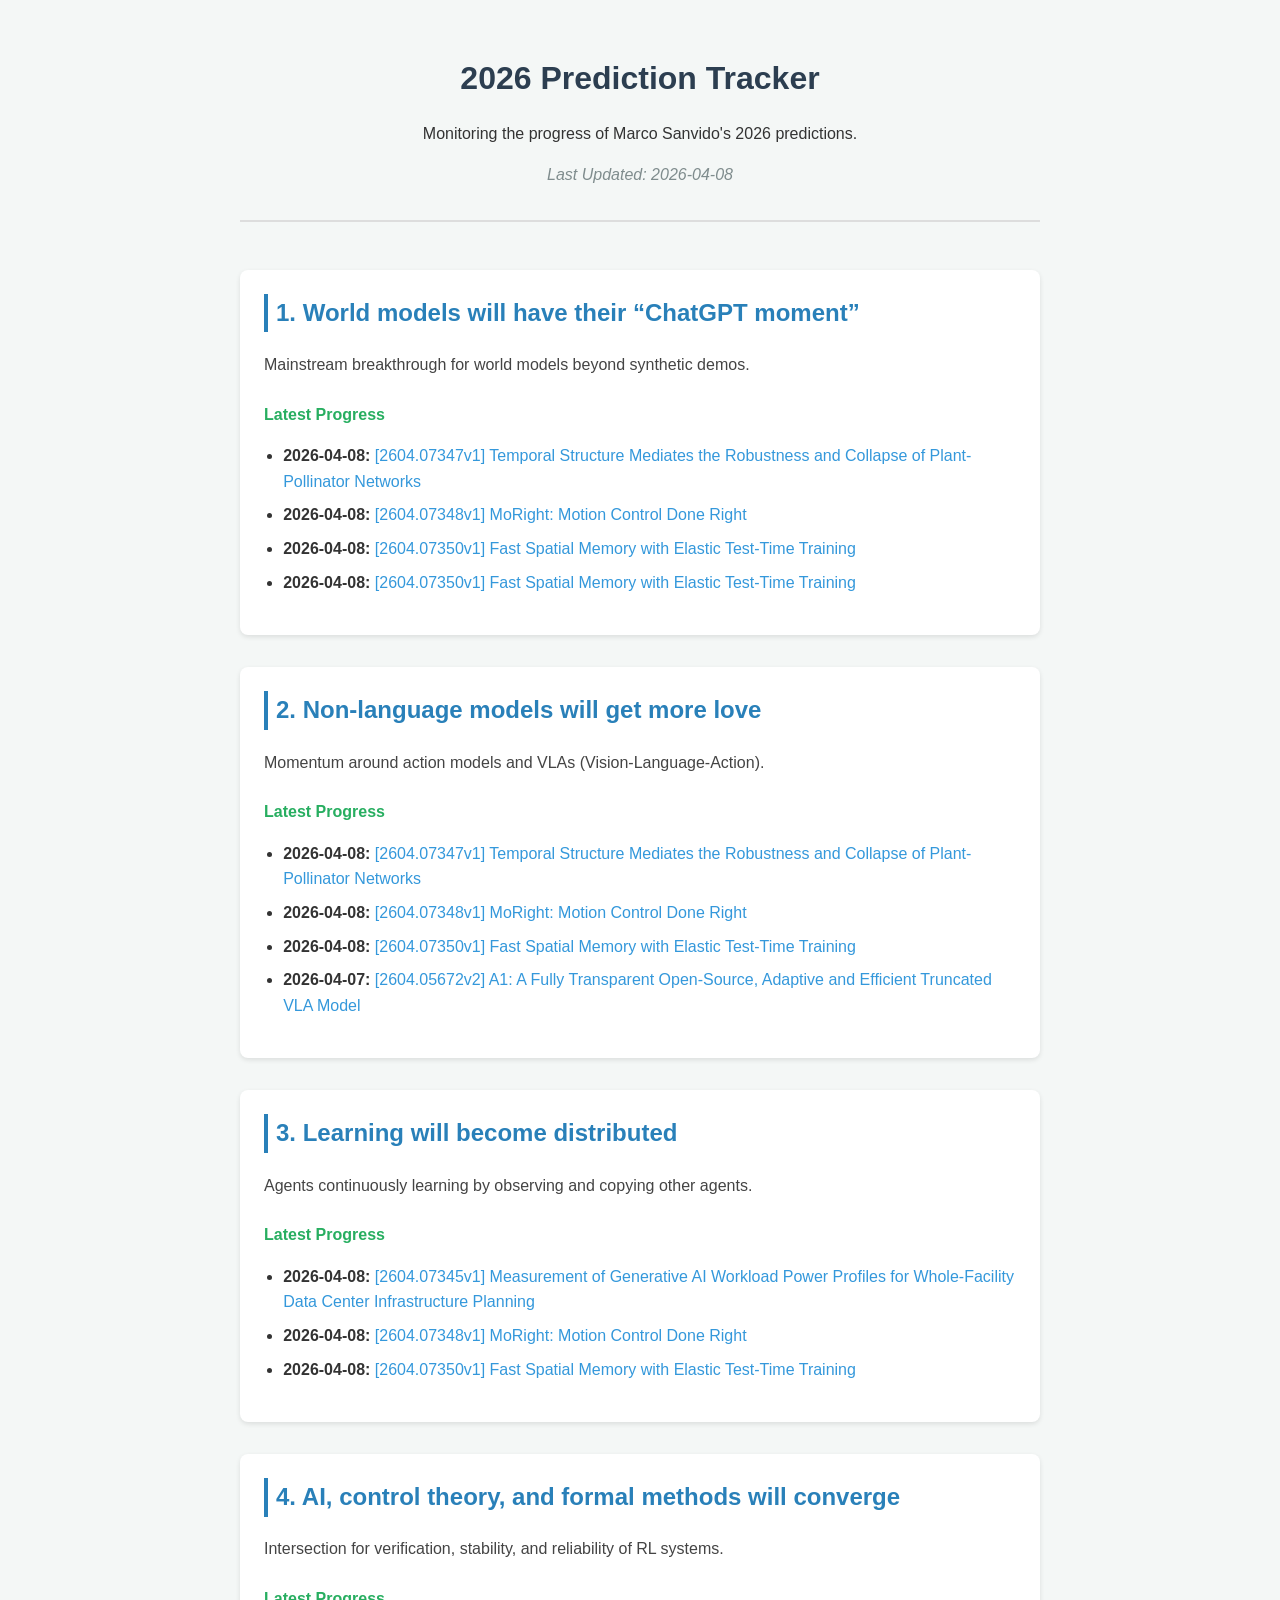
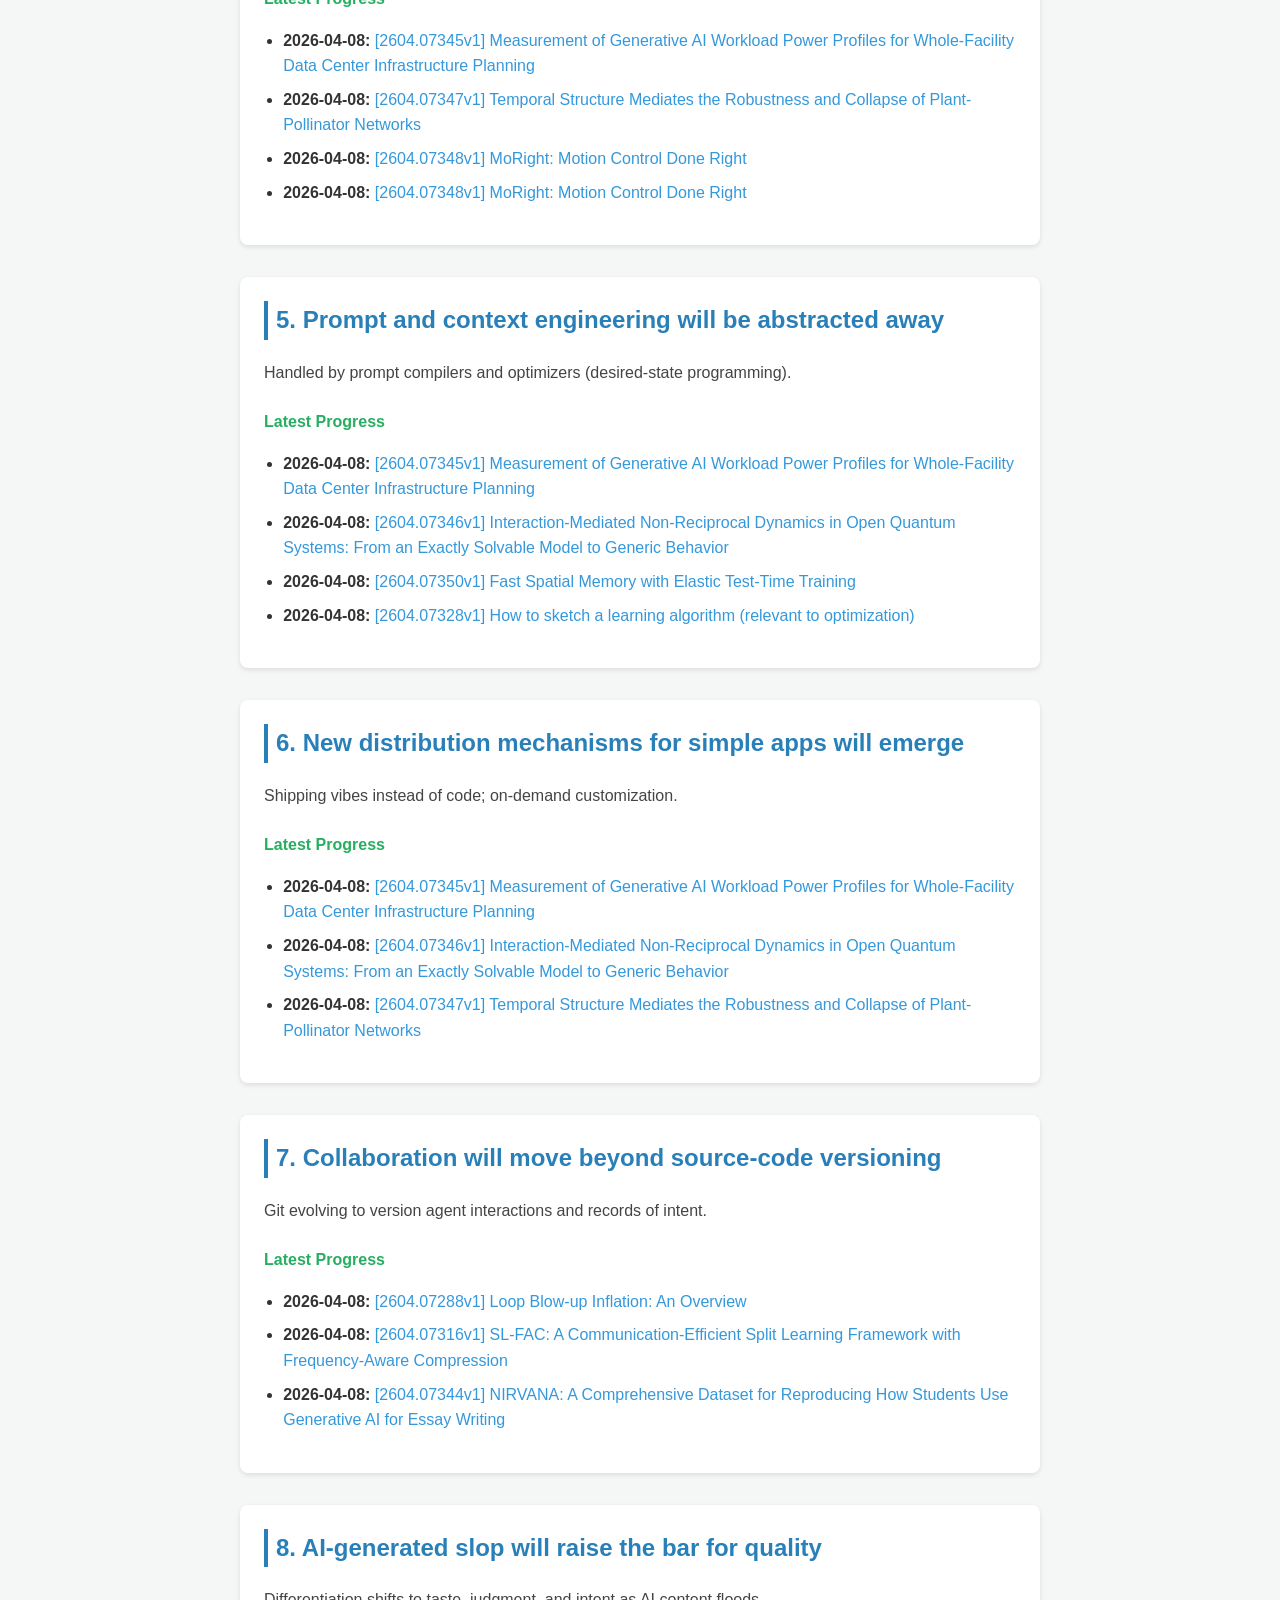
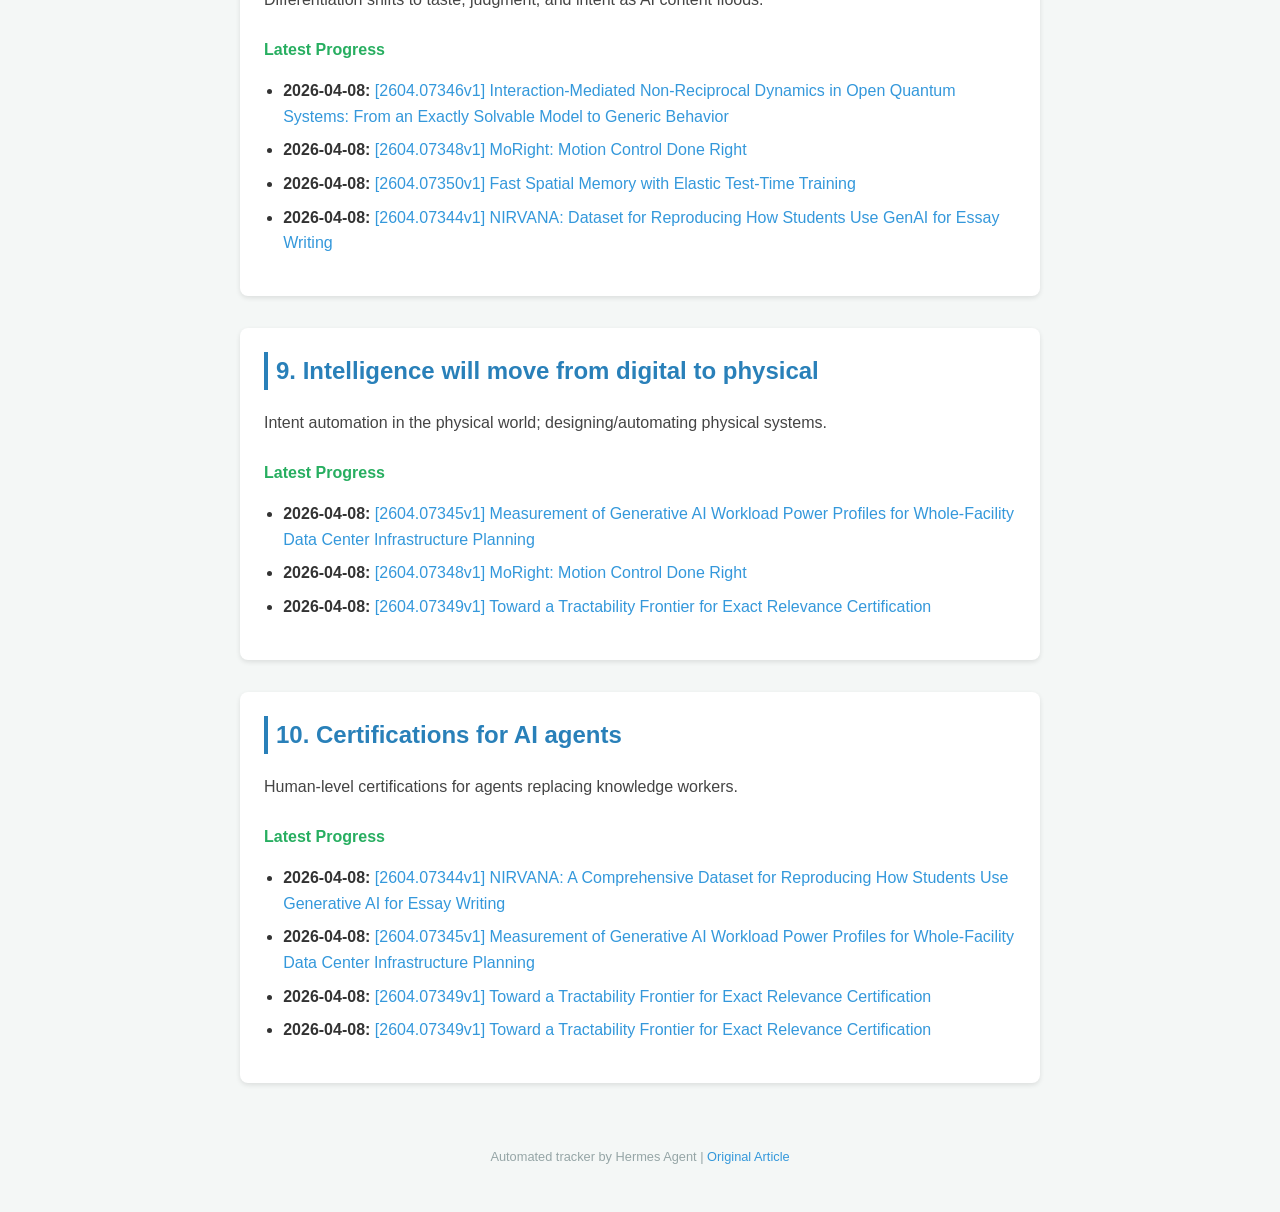
<file: docs/index.html>
<!DOCTYPE html>
<html lang="en">
<head>
    <meta charset="UTF-8">
    <meta name="viewport" content="width=device-width, initial-scale=1.0">
    <title>2026 Prediction Tracker</title>
    <link rel="stylesheet" href="style.css">
</head>
<body>
    <header>
        <h1>2026 Prediction Tracker</h1>
        <p>Monitoring the progress of Marco Sanvido's 2026 predictions.</p>
        <p class="updated">Last Updated: <span id="last-updated"></span></p>
    </header>
    <main id="predictions-container">
        <!-- Predictions will be injected here -->
    </main>
    <footer>
        <p>Automated tracker by Hermes Agent | <a href="https://www.linkedin.com/pulse/2026-some-hopes-predictions-marco-sanvido-ccwdc/">Original Article</a></p>
    </footer>
    <script>
        fetch('data.json')
            .then(response => response.json())
            .then(data => {
                document.getElementById('last-updated').textContent = data.last_updated;
                const container = document.getElementById('predictions-container');
                data.predictions.forEach(p => {
                    const section = document.createElement('section');
                    section.className = 'prediction';
                    section.innerHTML = `
                        <h2>${p.id}. ${p.title}</h2>
                        <p class="desc">${p.description}</p>
                        <div class="updates">
                            <h3>Latest Progress</h3>
                            ${p.updates.length > 0 ? 
                                `<ul>${p.updates.map(u => `<li><strong>${u.date}:</strong> <a href="${u.link}" target="_blank">${u.content}</a></li>`).join('')}</ul>` :
                                '<p class="no-updates">Monitoring for updates...</p>'
                            }
                        </div>
                    `;
                    container.appendChild(section);
                });
            });
    </script>
</body>
</html>
</file>
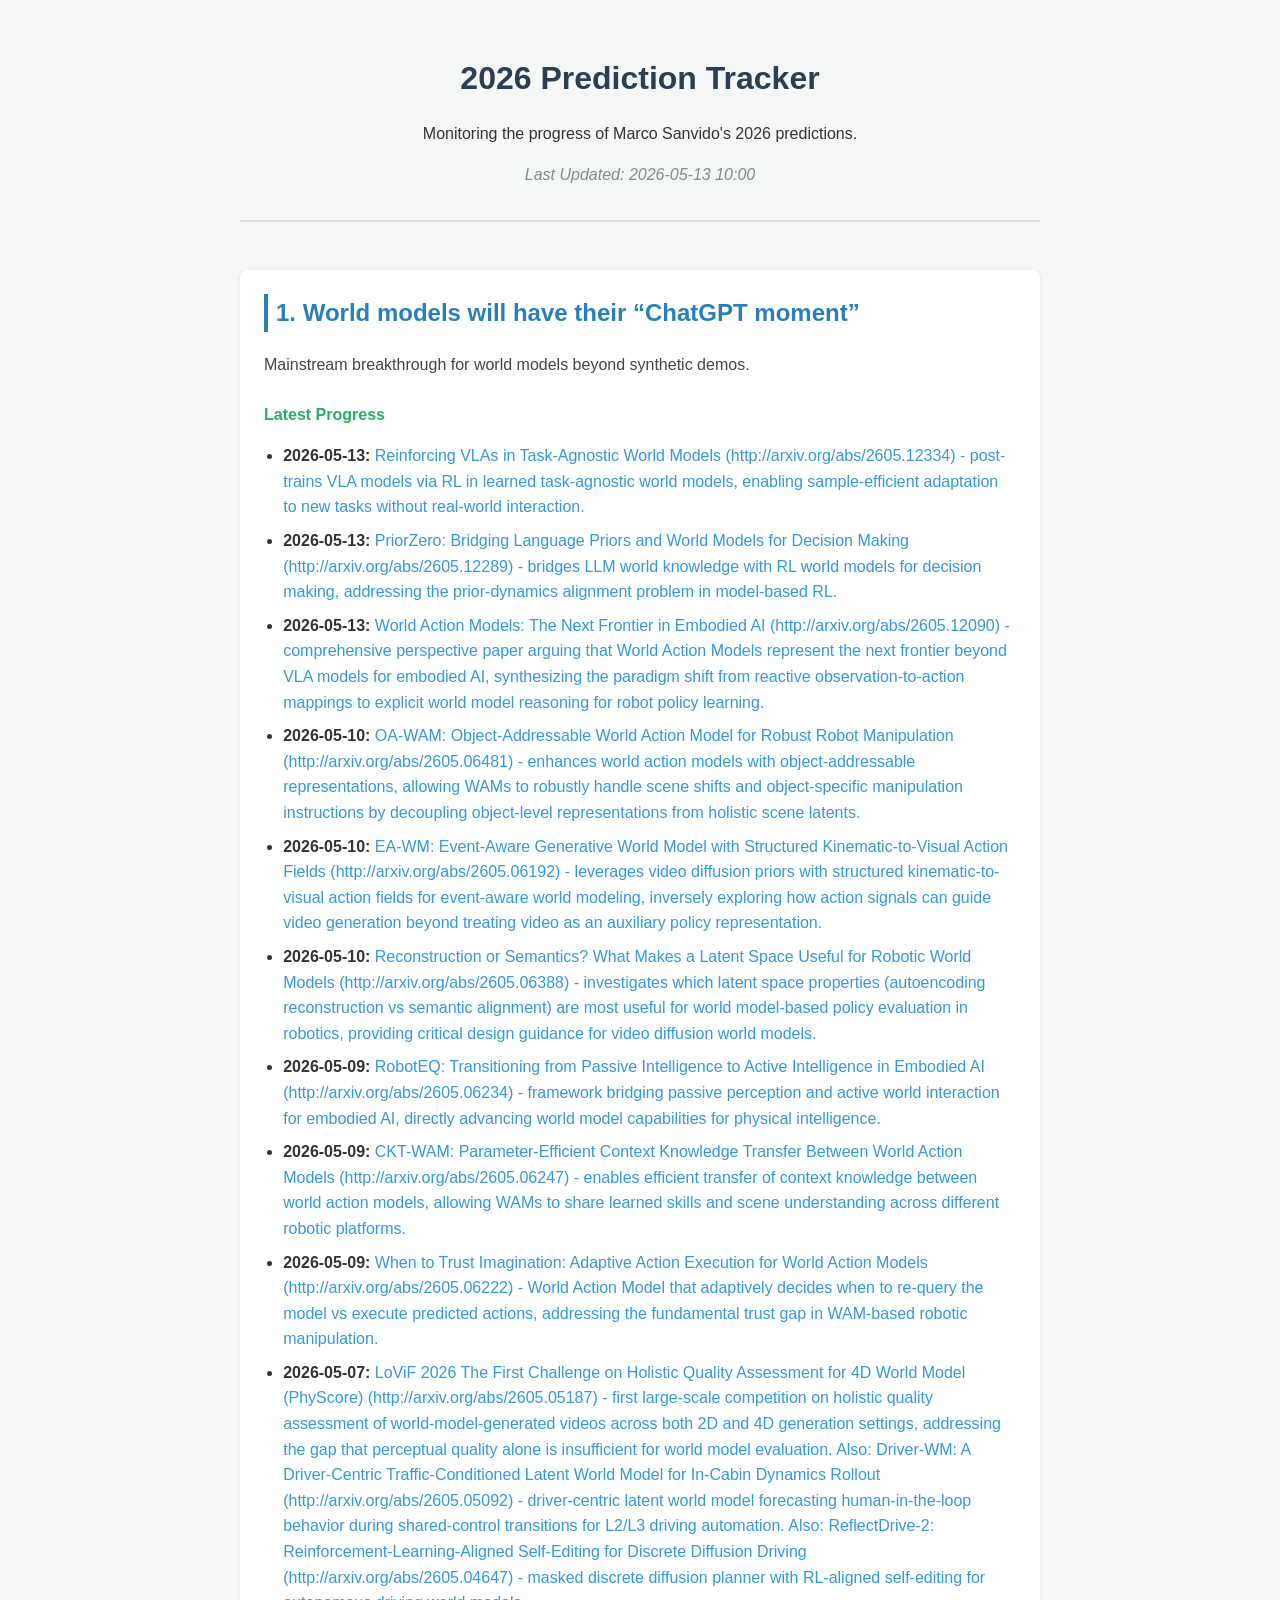
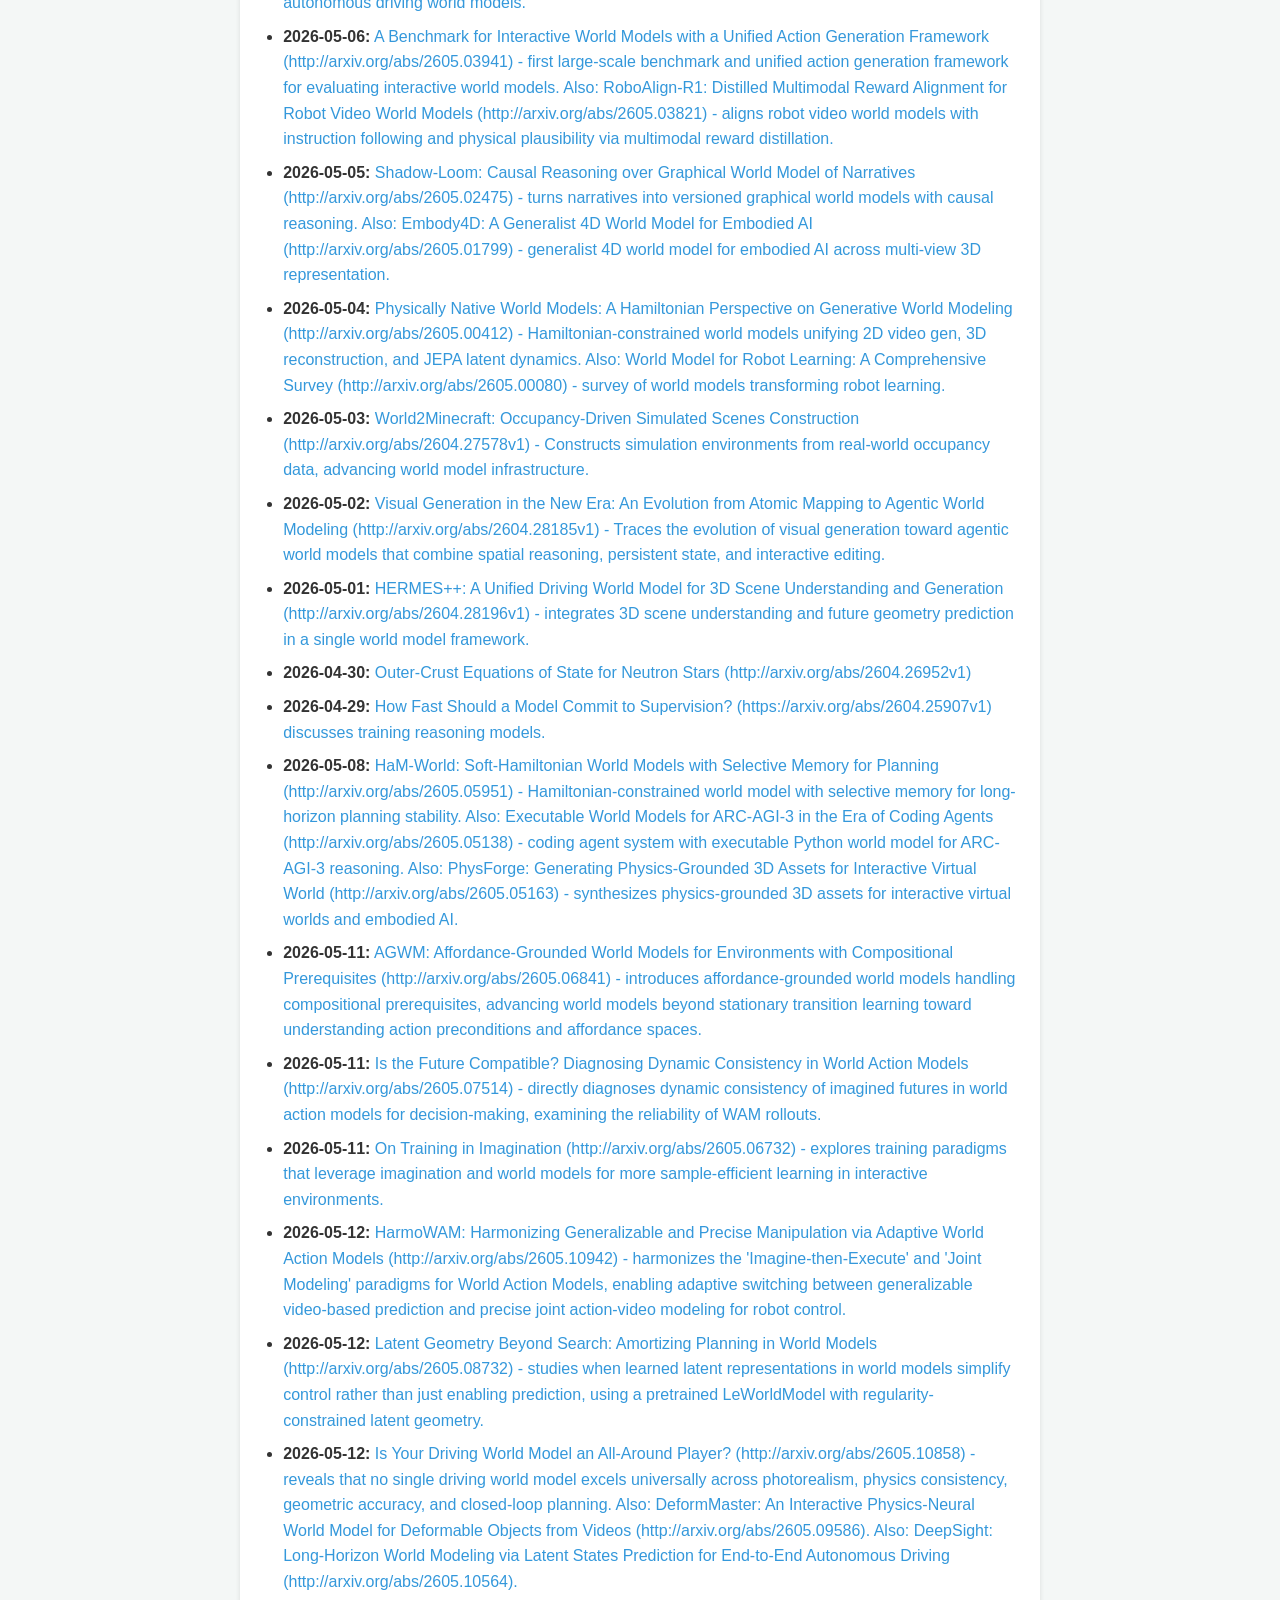
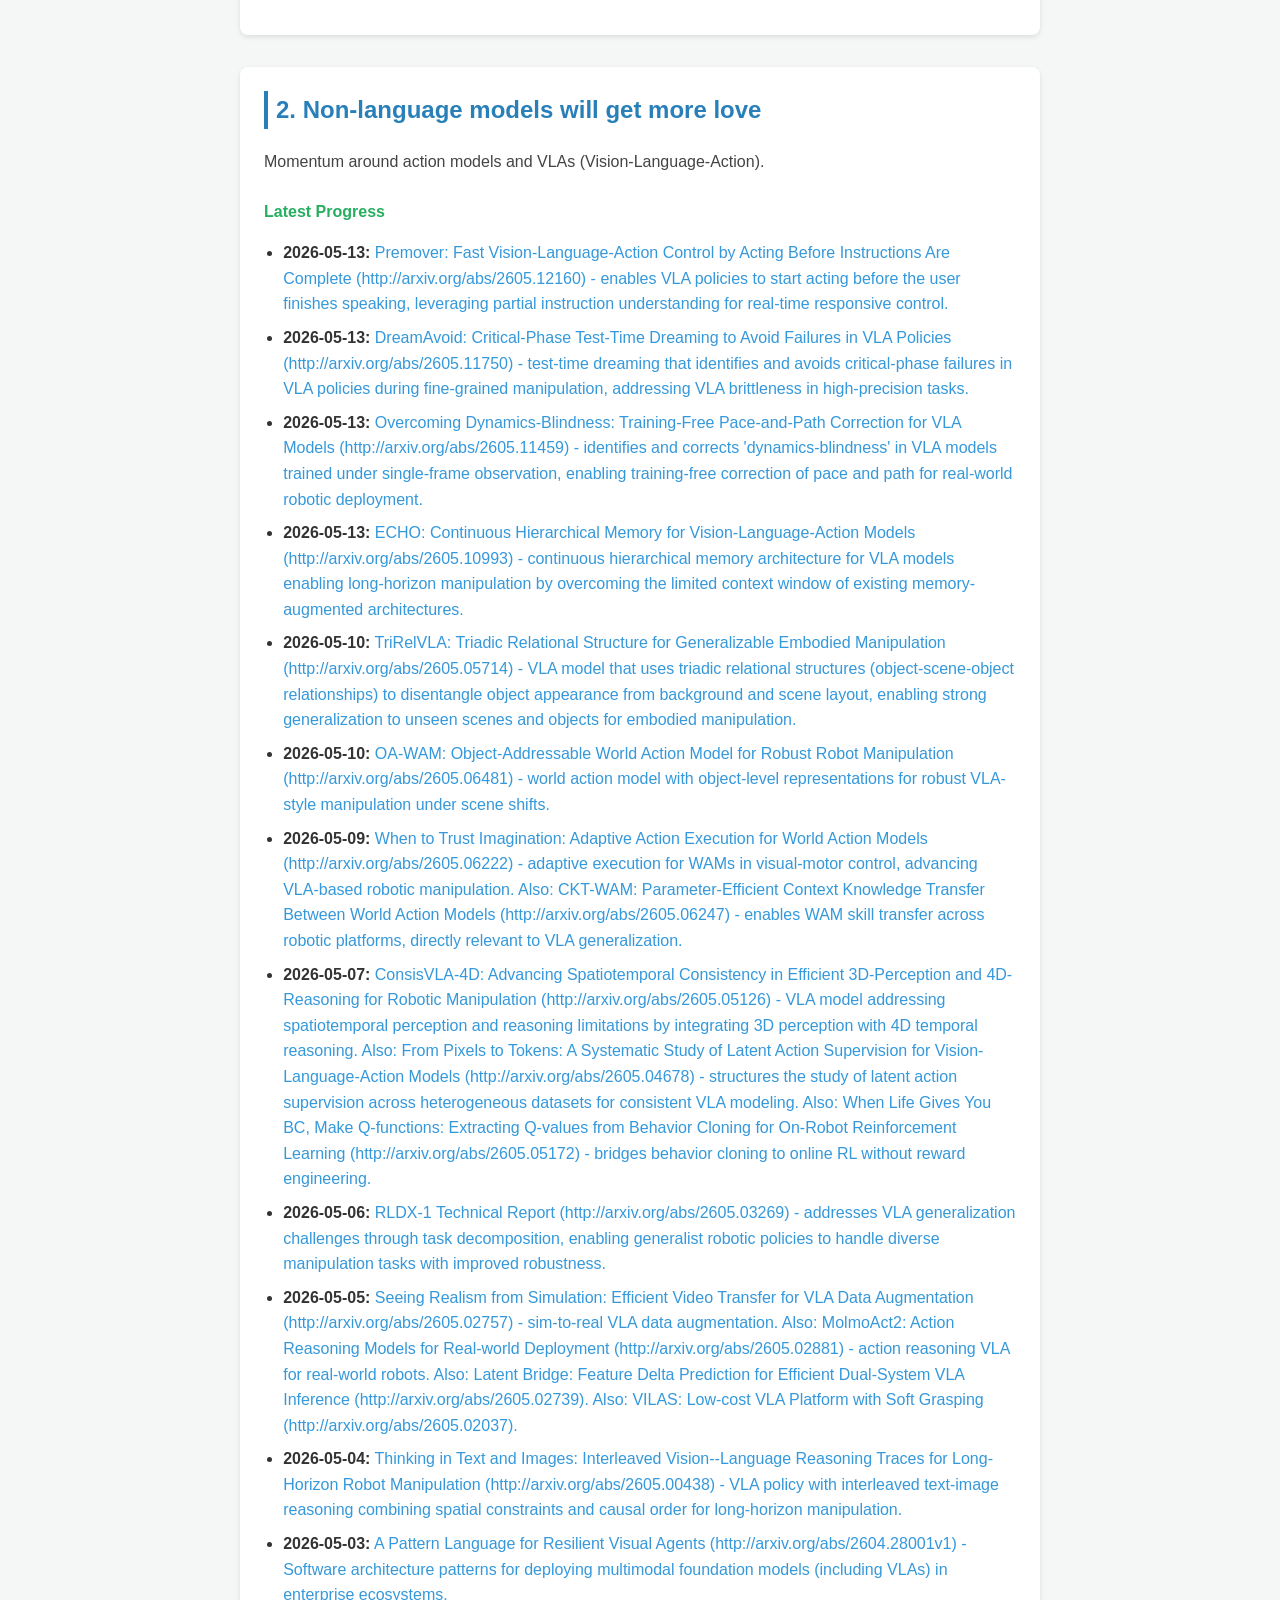
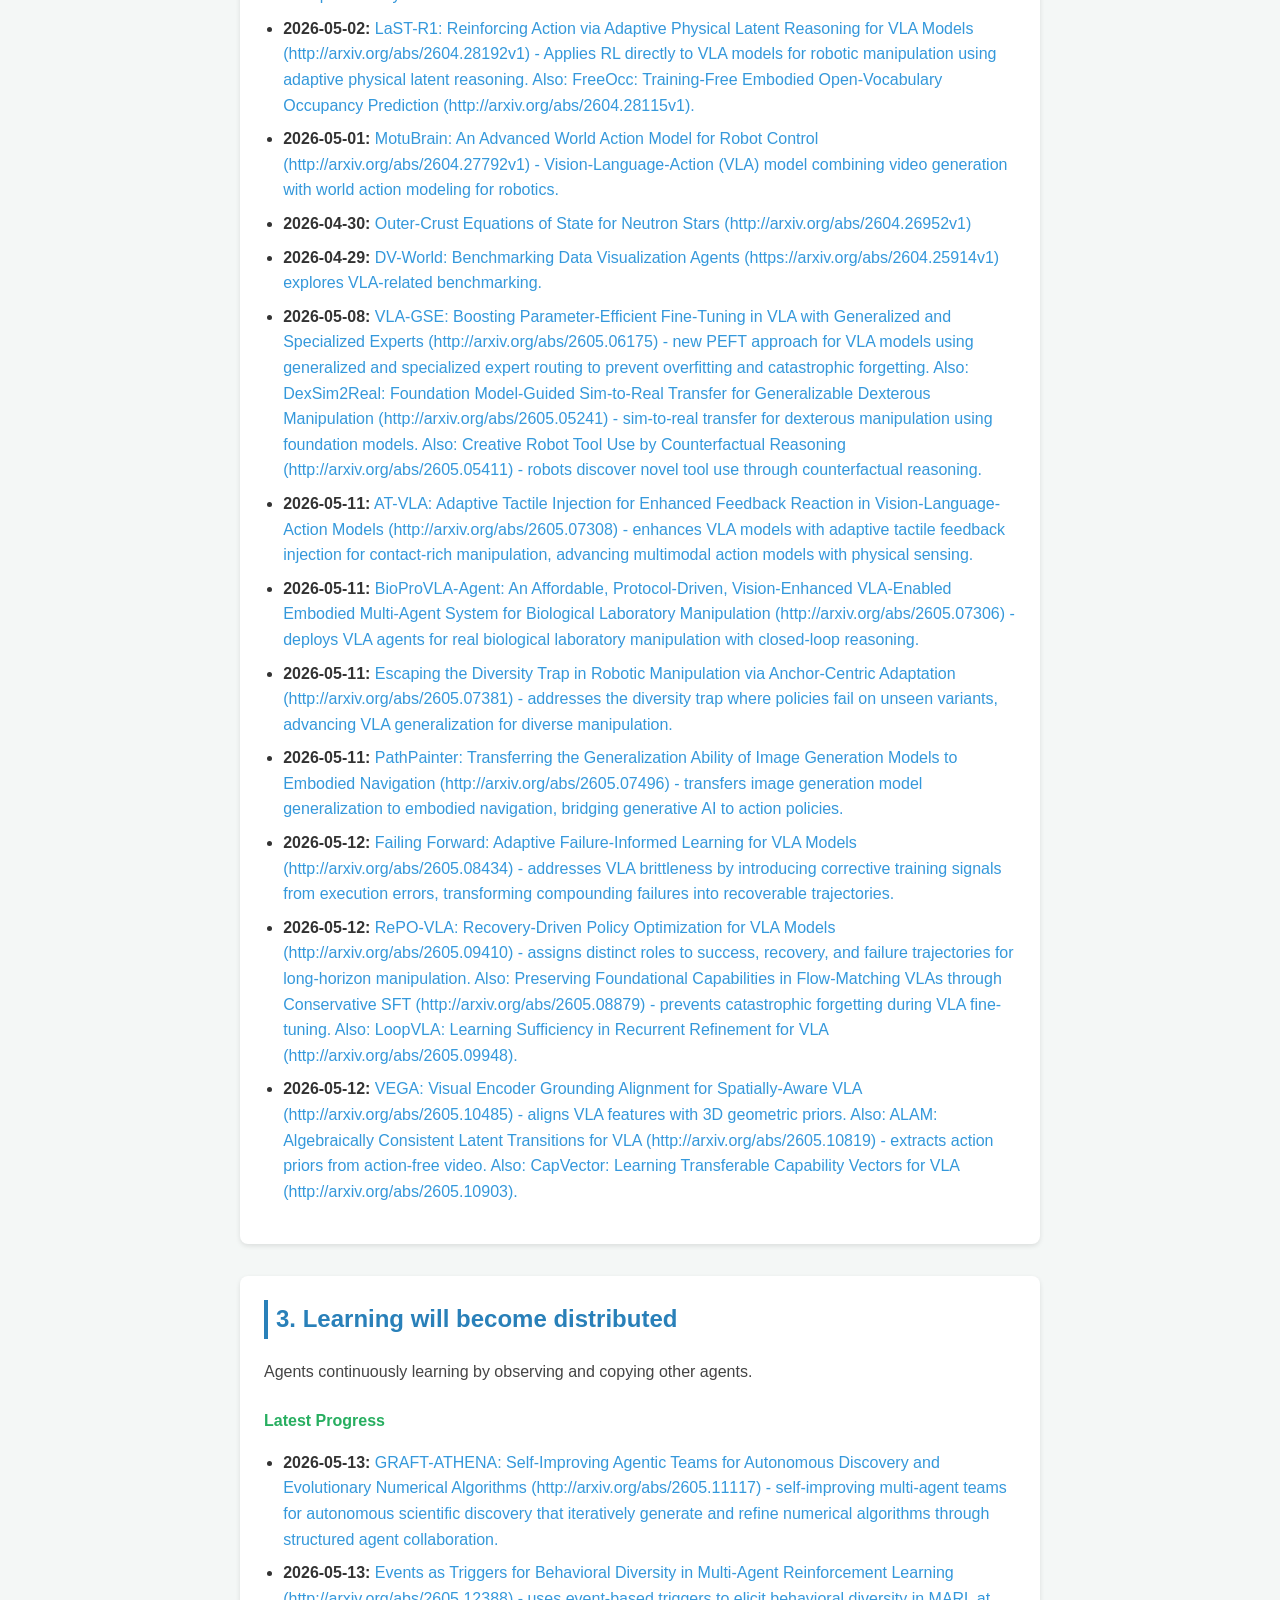
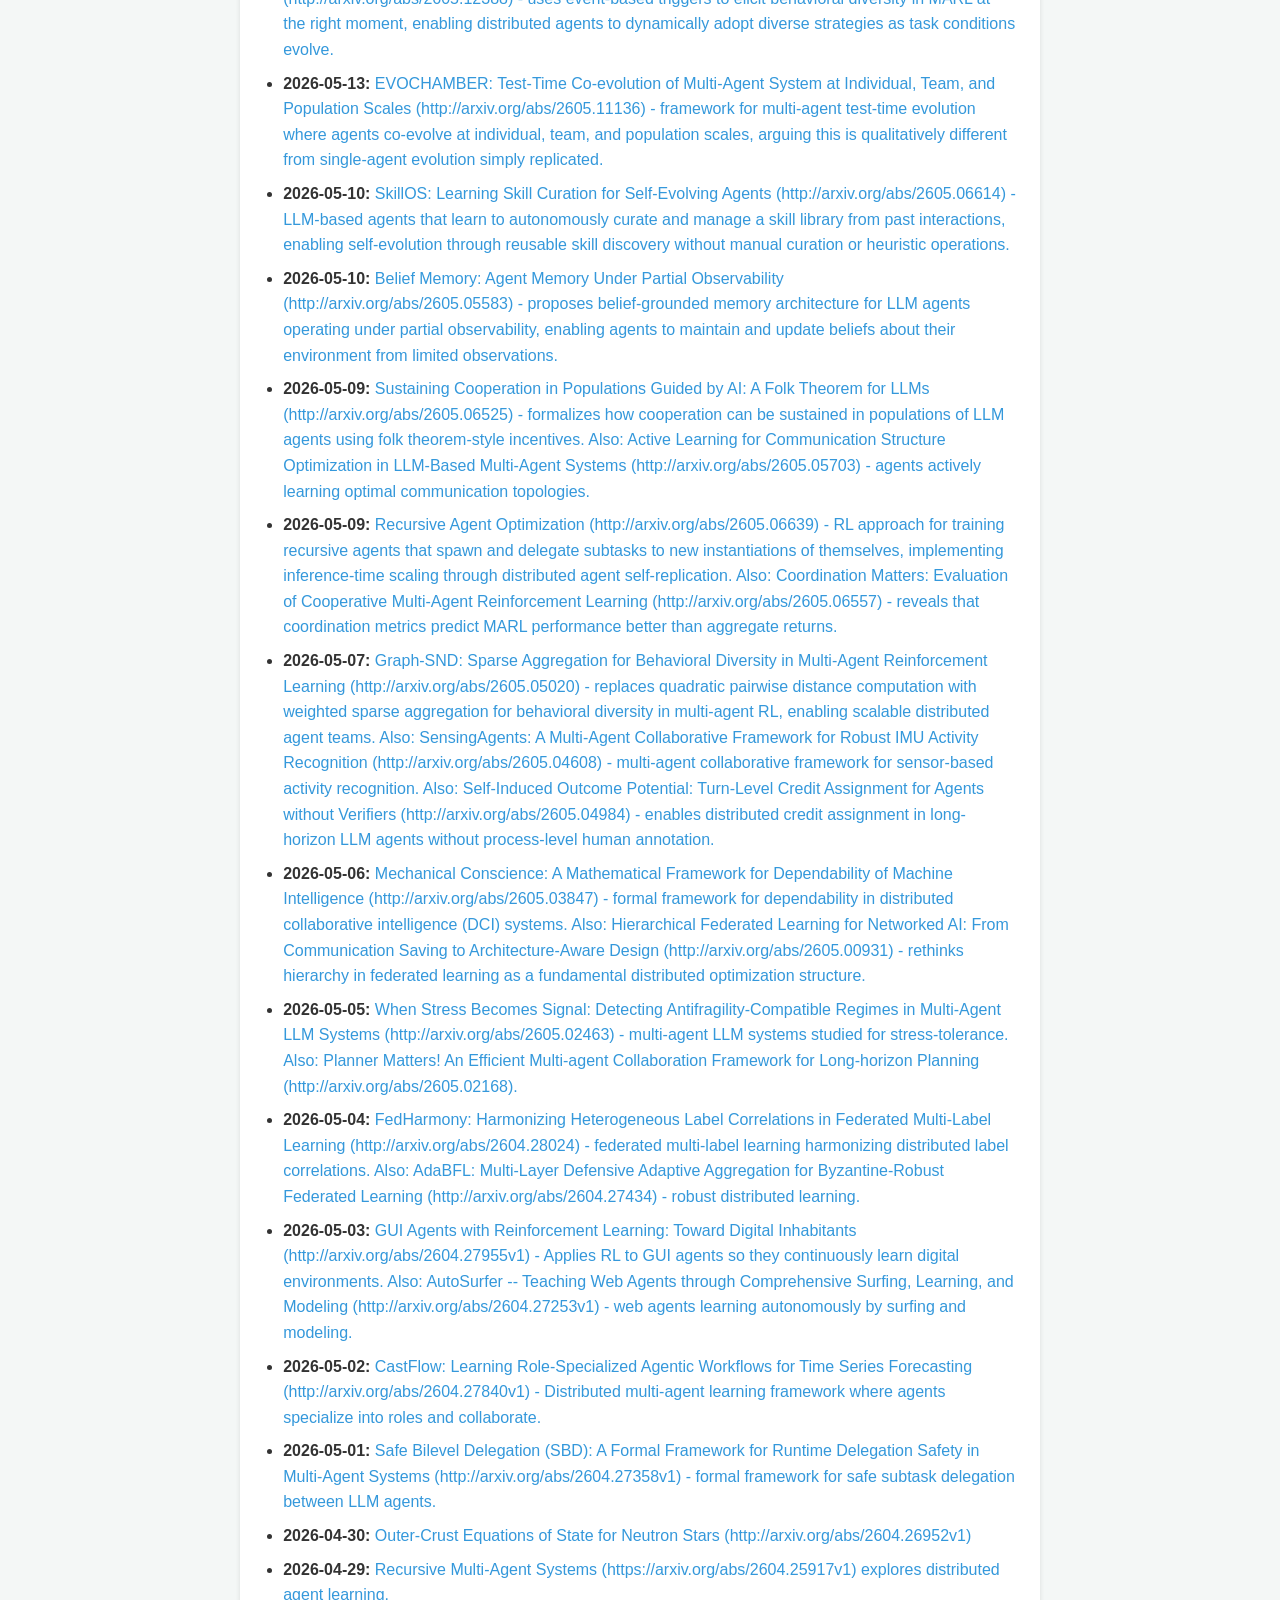
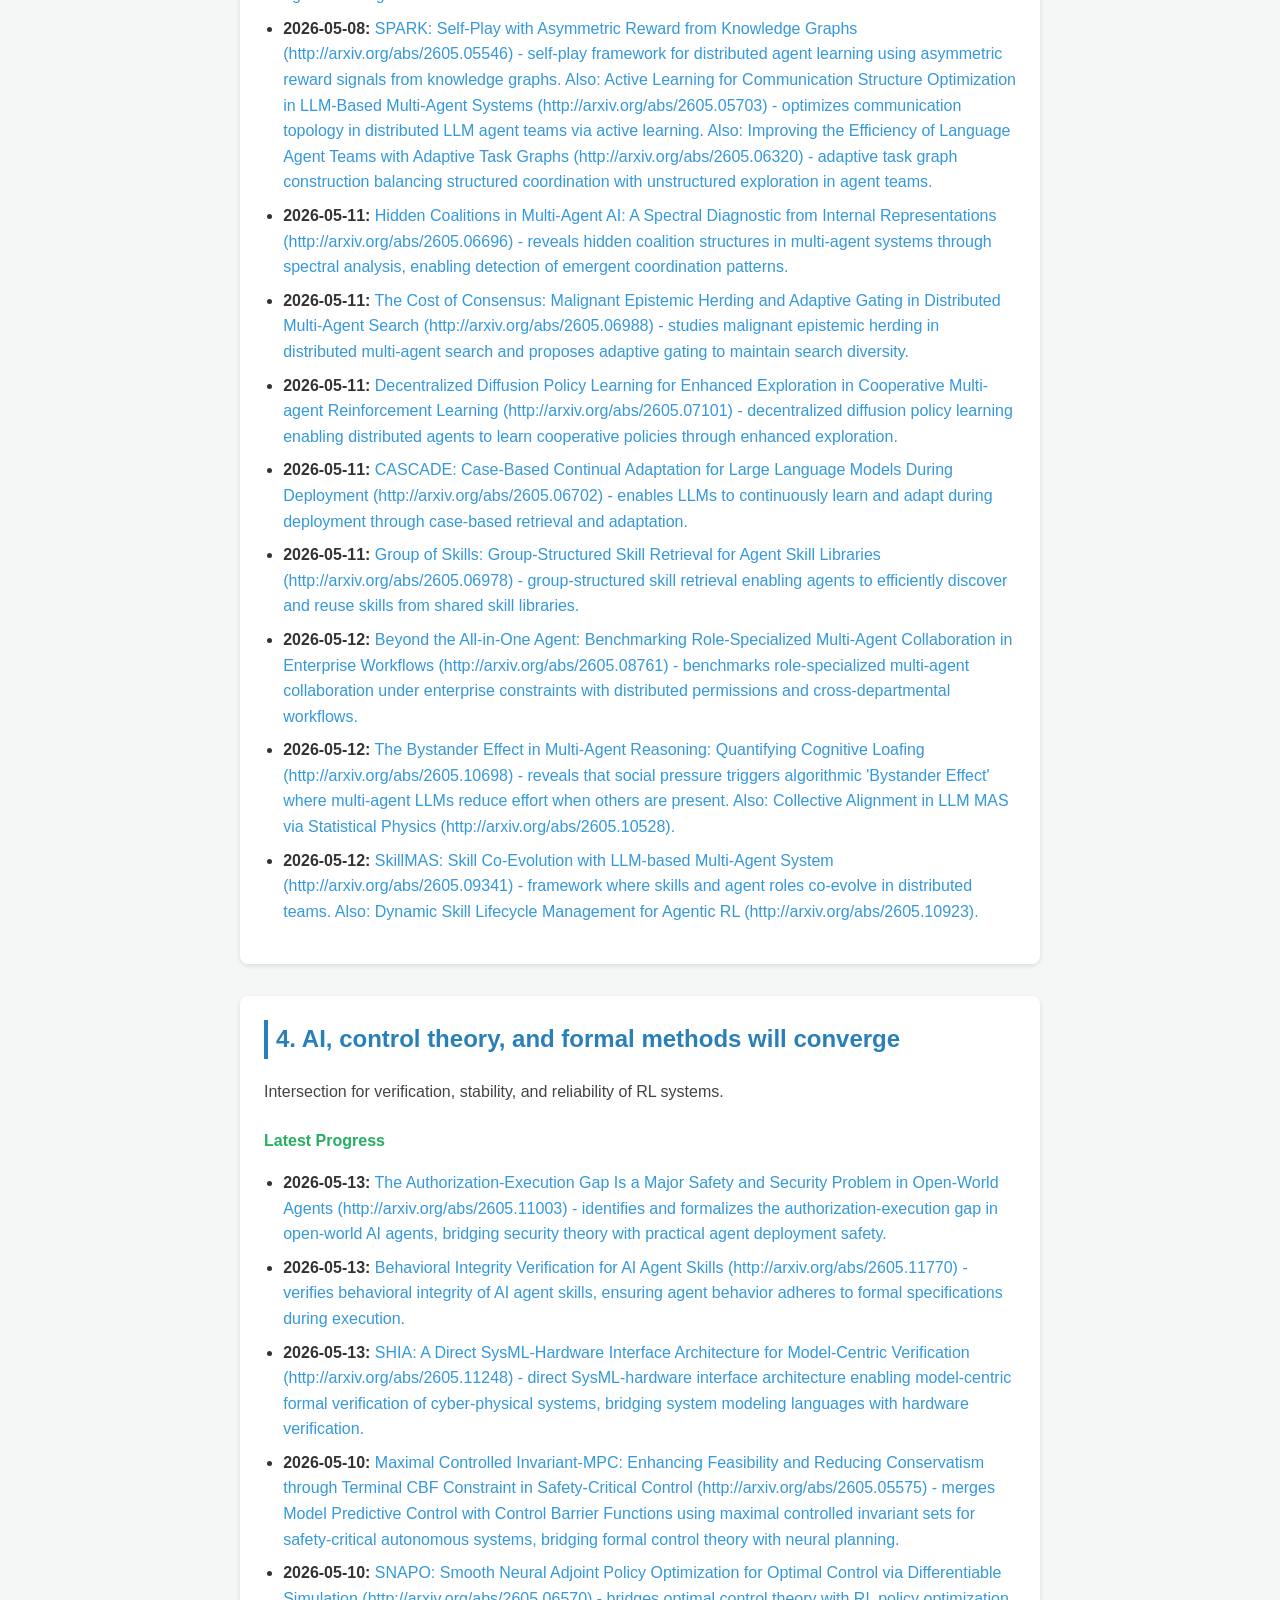
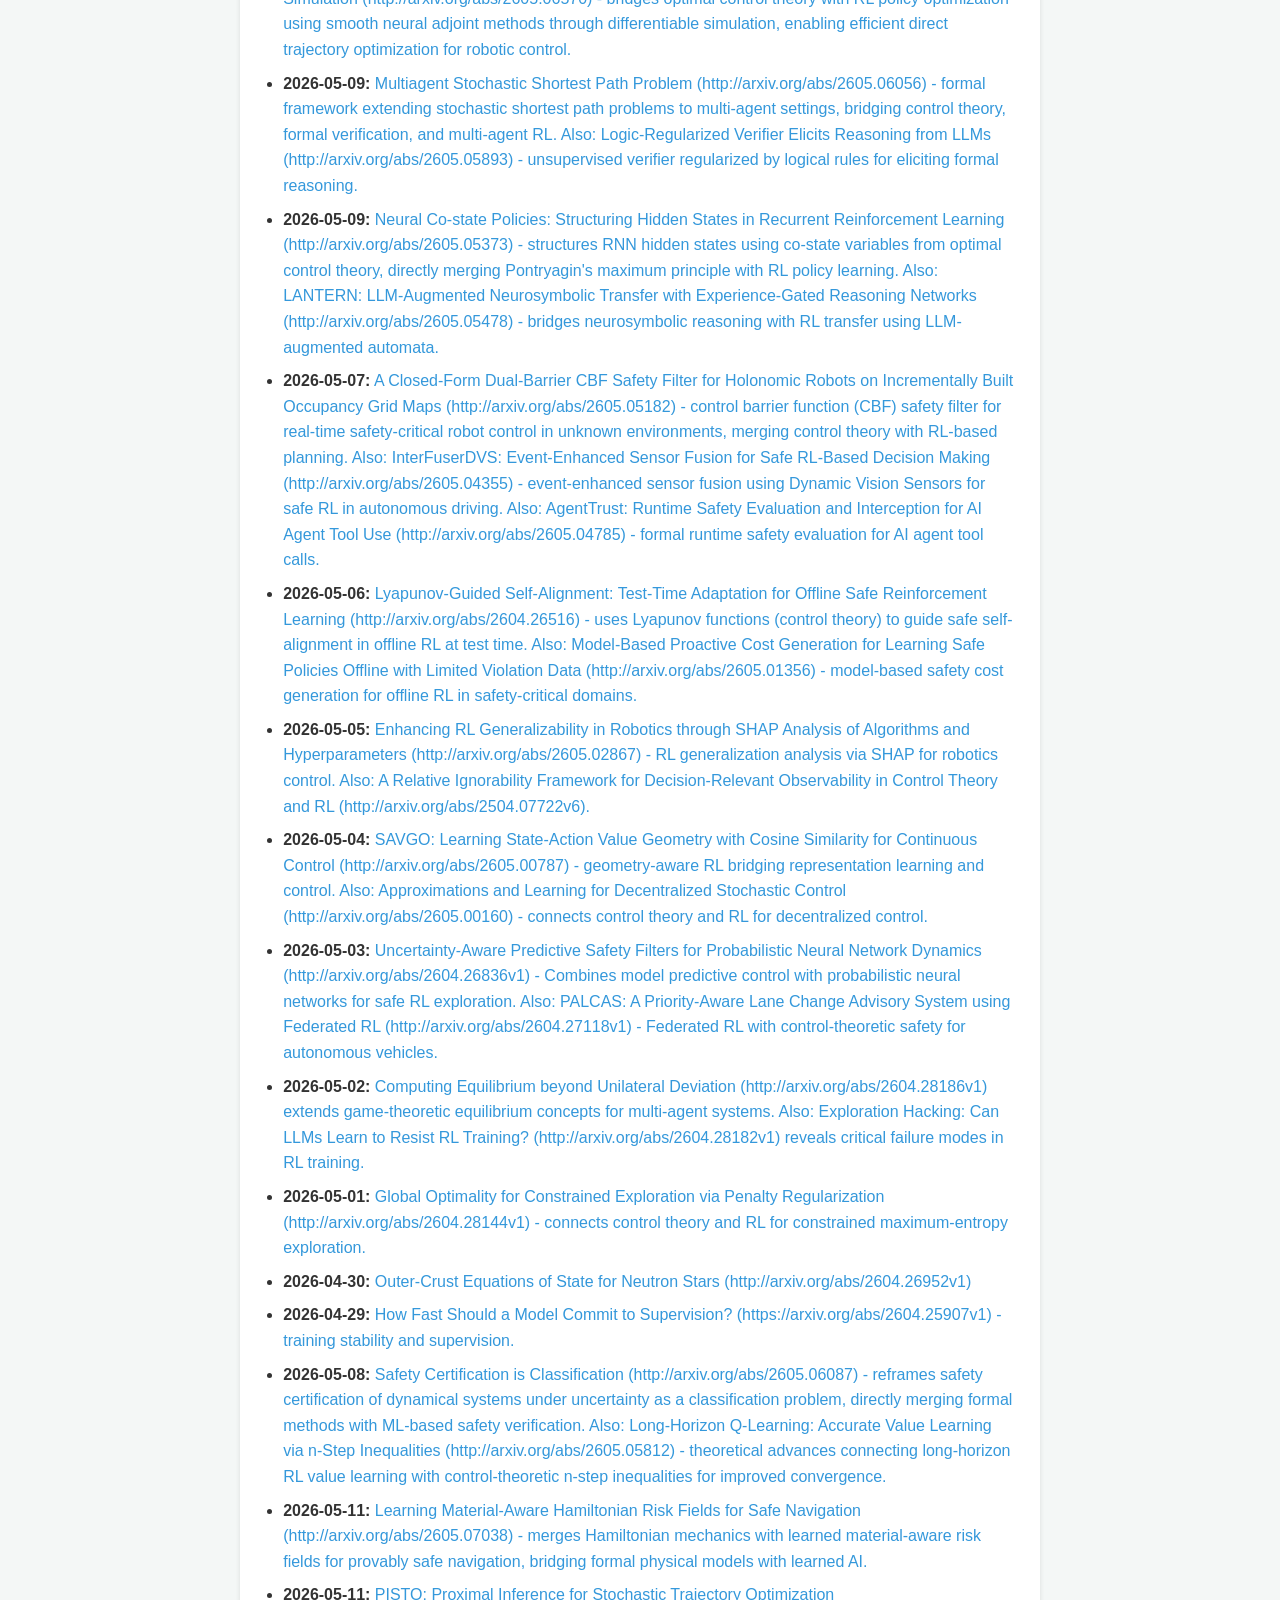
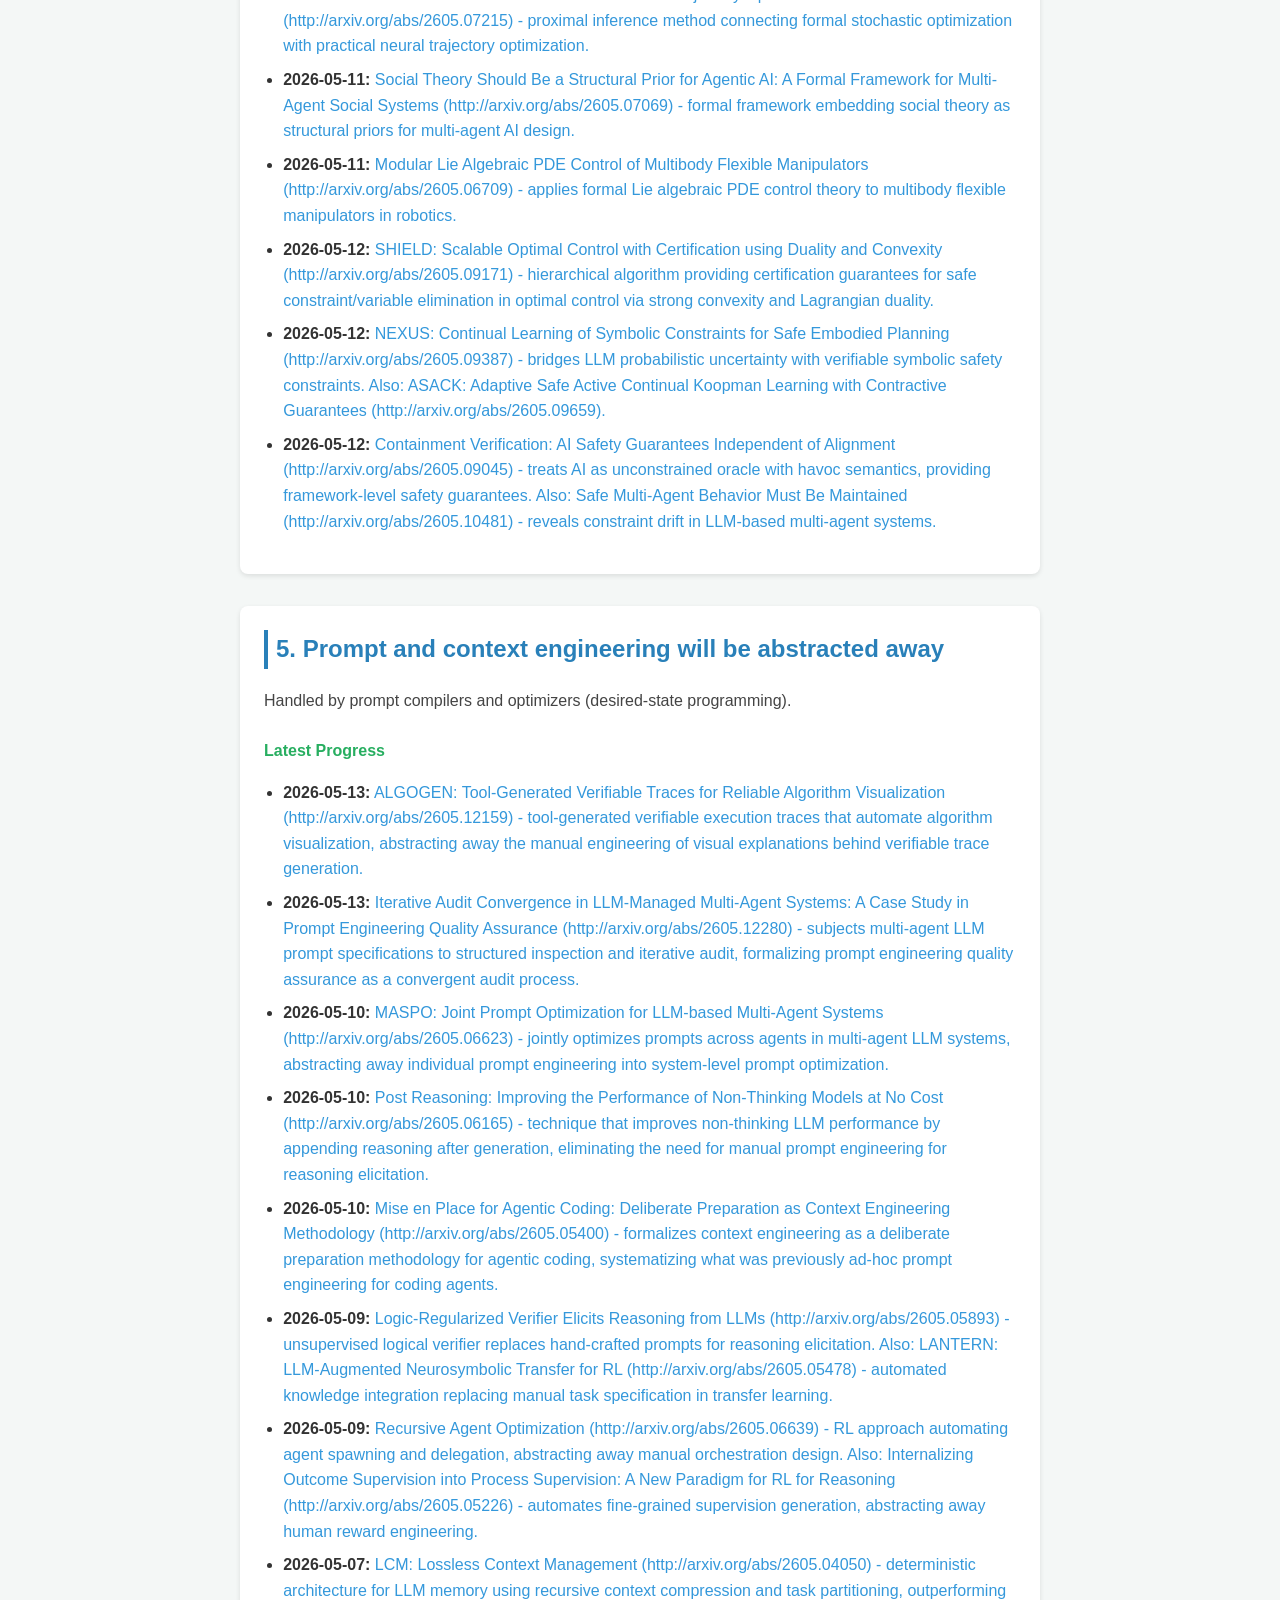
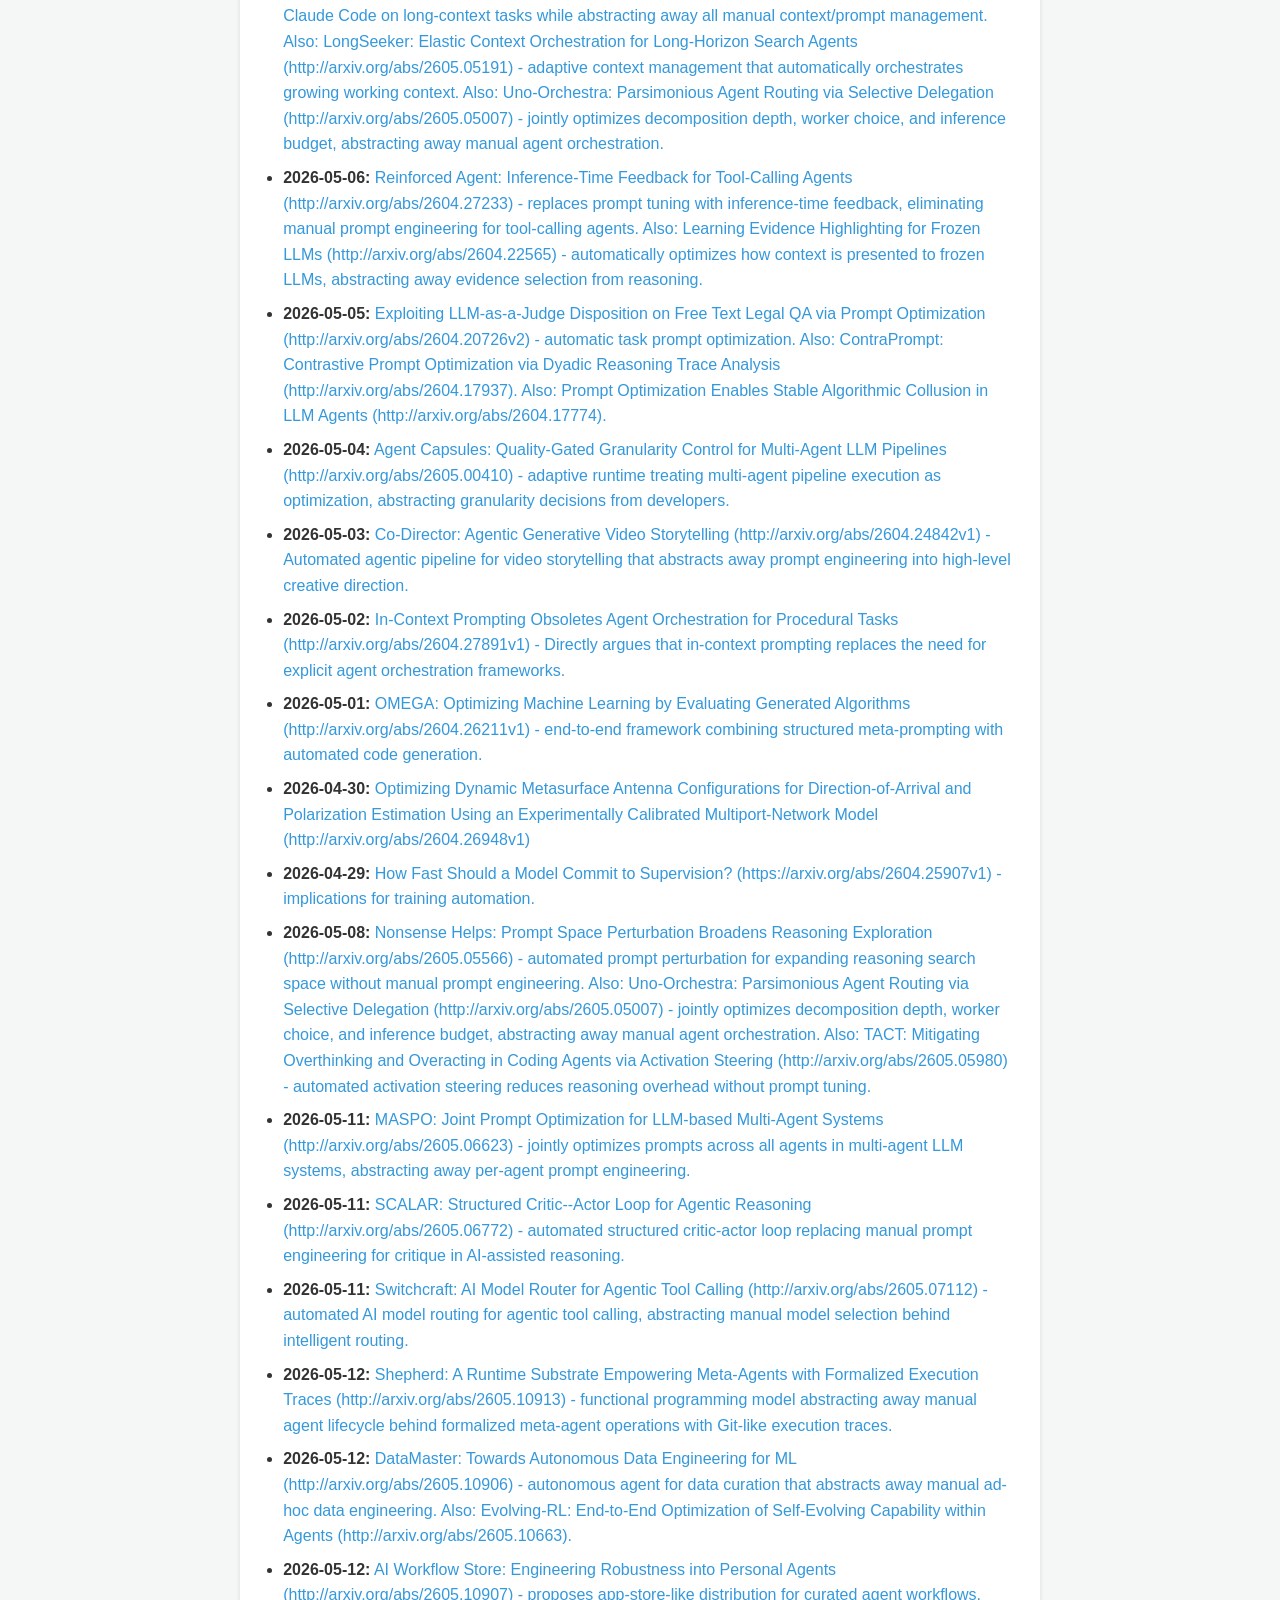
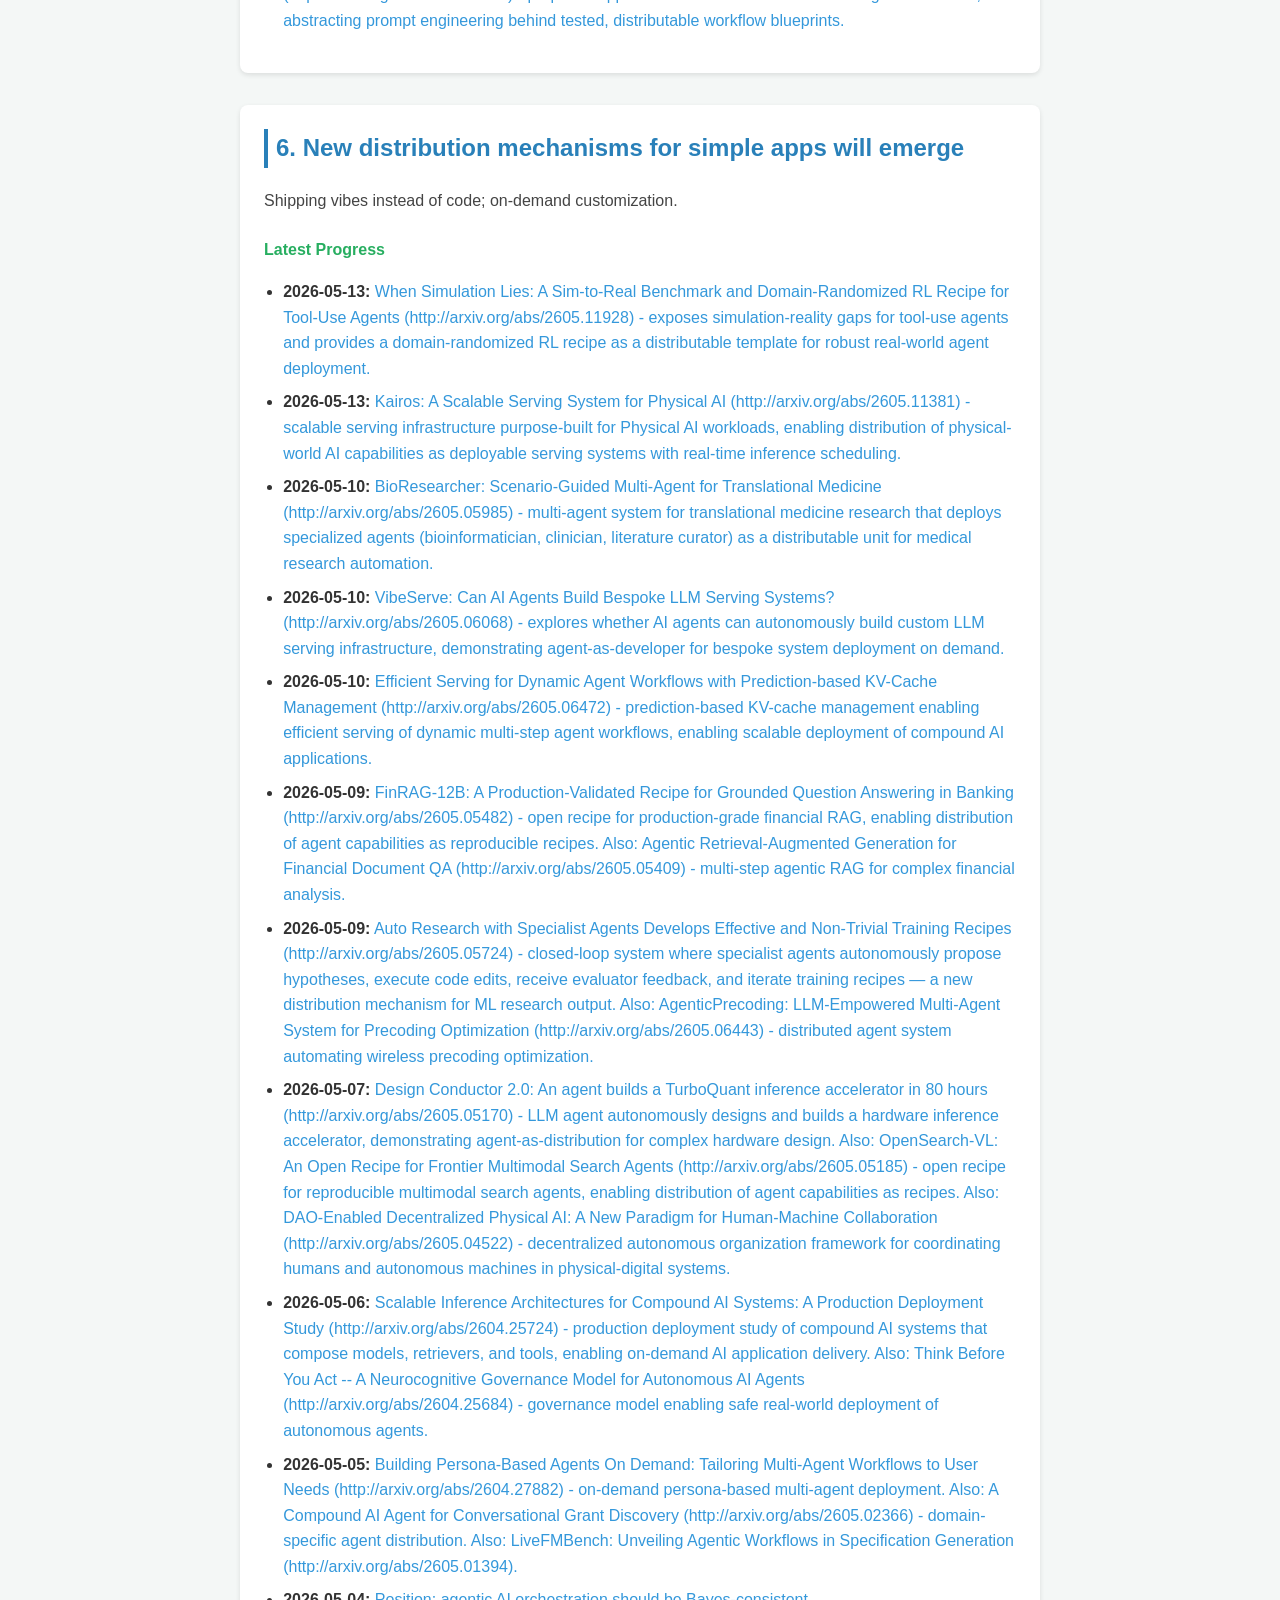
<file: site/index.html>
<!DOCTYPE html>
<html lang="en">
<head>
    <meta charset="UTF-8">
    <meta name="viewport" content="width=device-width, initial-scale=1.0">
    <title>2026 Prediction Tracker</title>
    <link rel="stylesheet" href="style.css">
</head>
<body>
    <header>
        <h1>2026 Prediction Tracker</h1>
        <p>Monitoring the progress of Marco Sanvido's 2026 predictions.</p>
        <p class="updated">Last Updated: <span id="last-updated"></span></p>
    </header>
    <main id="predictions-container">
        <!-- Predictions will be injected here -->
    </main>
    <footer>
        <p>Automated tracker by Hermes Agent | <a href="https://www.linkedin.com/pulse/2026-some-hopes-predictions-marco-sanvido-ccwdc/">Original Article</a></p>
    </footer>
    <script>
        fetch('../data.json')
            .then(response => response.json())
            .then(data => {
                document.getElementById('last-updated').textContent = data.last_updated;
                const container = document.getElementById('predictions-container');
                data.predictions.forEach(p => {
                    const section = document.createElement('section');
                    section.className = 'prediction';
                    section.innerHTML = `
                        <h2>${p.id}. ${p.title}</h2>
                        <p class="desc">${p.description}</p>
                        <div class="updates">
                            <h3>Latest Progress</h3>
                            ${p.updates.length > 0 ? 
                                `<ul>${p.updates.map(u => `<li><strong>${u.date}:</strong> <a href="${u.link}" target="_blank">${u.content}</a></li>`).join('')}</ul>` :
                                '<p class="no-updates">Monitoring for updates...</p>'
                            }
                        </div>
                    `;
                    container.appendChild(section);
                });
            });
    </script>
</body>
</html>
</file>
<file: docs/style.css>
body {
    font-family: -apple-system, BlinkMacSystemFont, "Segoe UI", Roboto, Helvetica, Arial, sans-serif;
    line-height: 1.6;
    color: #333;
    max-width: 800px;
    margin: 0 auto;
    padding: 2rem;
    background-color: #f4f7f6;
}

header {
    text-align: center;
    margin-bottom: 3rem;
    border-bottom: 2px solid #ddd;
    padding-bottom: 1rem;
}

h1 { color: #2c3e50; margin-bottom: 0.5rem; }
.updated { font-style: italic; color: #7f8c8d; }

.prediction {
    background: white;
    padding: 1.5rem;
    margin-bottom: 2rem;
    border-radius: 8px;
    box-shadow: 0 2px 5px rgba(0,0,0,0.1);
}

.prediction h2 {
    margin-top: 0;
    color: #2980b9;
    border-left: 4px solid #2980b9;
    padding-left: 0.5rem;
}

.desc { font-weight: 500; color: #444; }

.updates h3 { font-size: 1rem; color: #27ae60; margin-top: 1.5rem; }

ul { padding-left: 1.2rem; }
li { margin-bottom: 0.5rem; }

a { color: #3498db; text-decoration: none; }
a:hover { text-decoration: underline; }

.no-updates { color: #95a5a6; font-size: 0.9rem; }

footer {
    text-align: center;
    margin-top: 4rem;
    font-size: 0.8rem;
    color: #95a5a6;
}
</file>
<file: site/style.css>
body {
    font-family: -apple-system, BlinkMacSystemFont, "Segoe UI", Roboto, Helvetica, Arial, sans-serif;
    line-height: 1.6;
    color: #333;
    max-width: 800px;
    margin: 0 auto;
    padding: 2rem;
    background-color: #f4f7f6;
}

header {
    text-align: center;
    margin-bottom: 3rem;
    border-bottom: 2px solid #ddd;
    padding-bottom: 1rem;
}

h1 { color: #2c3e50; margin-bottom: 0.5rem; }
.updated { font-style: italic; color: #7f8c8d; }

.prediction {
    background: white;
    padding: 1.5rem;
    margin-bottom: 2rem;
    border-radius: 8px;
    box-shadow: 0 2px 5px rgba(0,0,0,0.1);
}

.prediction h2 {
    margin-top: 0;
    color: #2980b9;
    border-left: 4px solid #2980b9;
    padding-left: 0.5rem;
}

.desc { font-weight: 500; color: #444; }

.updates h3 { font-size: 1rem; color: #27ae60; margin-top: 1.5rem; }

ul { padding-left: 1.2rem; }
li { margin-bottom: 0.5rem; }

a { color: #3498db; text-decoration: none; }
a:hover { text-decoration: underline; }

.no-updates { color: #95a5a6; font-size: 0.9rem; }

footer {
    text-align: center;
    margin-top: 4rem;
    font-size: 0.8rem;
    color: #95a5a6;
}
</file>
